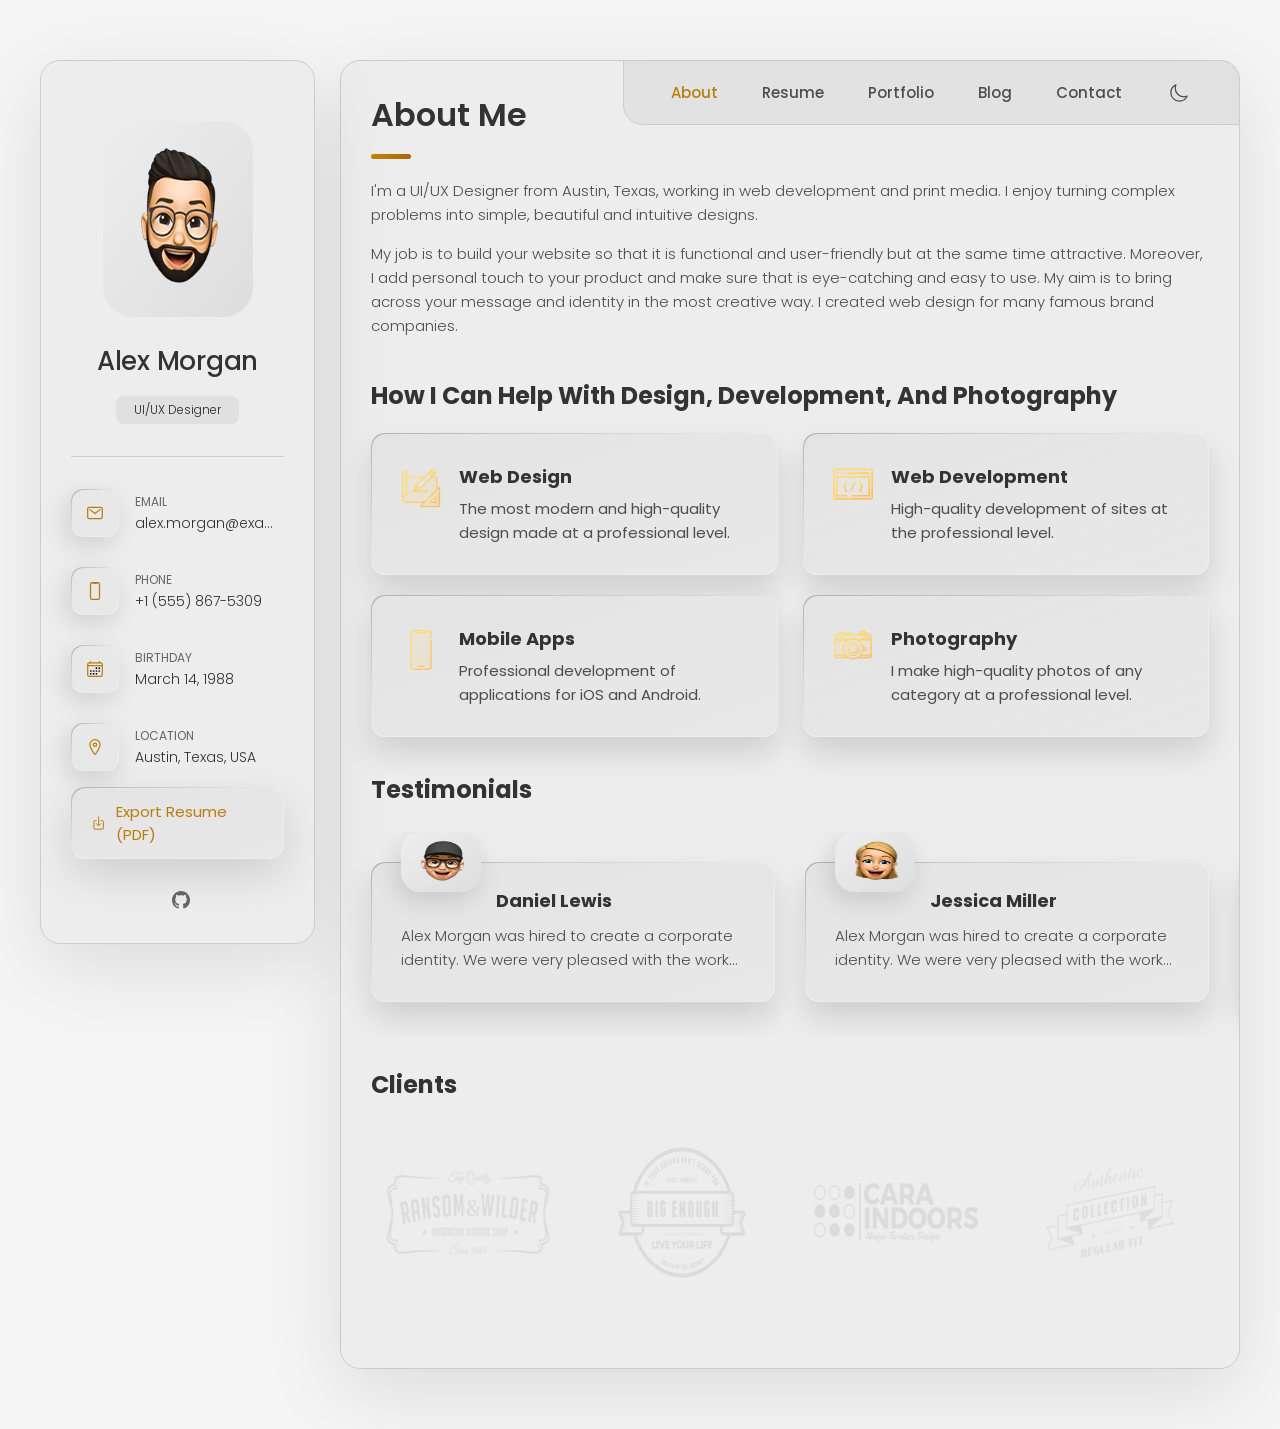
<file: index.html>
<!DOCTYPE html>
<html lang="en">

<head>
  <meta charset="UTF-8">
  <meta http-equiv="X-UA-Compatible" content="IE=edge">
  <meta name="viewport" content="width=device-width, initial-scale=1.0">
  <title>Alex Morgan — UI/UX Designer | Portfolio</title>

  <!-- SEO -->
  <meta name="description" content="Alex Morgan is a UI/UX Designer from Austin, Texas, crafting beautiful, intuitive web experiences and print media.">
  <meta name="author" content="Alex Morgan">
  <link rel="canonical" href="https://specstraai.github.io/vcard-portfolio/">

  <!-- Theme color (dark / light) -->
  <meta name="theme-color" content="#121212" media="(prefers-color-scheme: dark)">
  <meta name="theme-color" content="#f5f5f5" media="(prefers-color-scheme: light)">

  <!-- Open Graph -->
  <meta property="og:type" content="website">
  <meta property="og:url" content="https://specstraai.github.io/vcard-portfolio/">
  <meta property="og:title" content="Alex Morgan — UI/UX Designer | Portfolio">
  <meta property="og:description" content="Alex Morgan is a UI/UX Designer from Austin, Texas, crafting beautiful, intuitive web experiences and print media.">
  <meta property="og:image" content="https://specstraai.github.io/vcard-portfolio/assets/images/my-avatar.png">
  <meta property="og:image:width" content="200">
  <meta property="og:image:height" content="196">

  <!-- Twitter Card -->
  <meta name="twitter:card" content="summary">
  <meta name="twitter:title" content="Alex Morgan — UI/UX Designer | Portfolio">
  <meta name="twitter:description" content="Alex Morgan is a UI/UX Designer from Austin, Texas, crafting beautiful, intuitive web experiences and print media.">
  <meta name="twitter:image" content="https://specstraai.github.io/vcard-portfolio/assets/images/my-avatar.png">

  <!--
    - favicon
  -->
  <link rel="icon" href="./assets/images/logo.svg" type="image/svg+xml">
  <link rel="shortcut icon" href="./assets/images/logo.ico" type="image/x-icon">

  <!--
    - custom css link
  -->
  <link rel="stylesheet" href="./assets/css/style.css">
  <link rel="stylesheet" href="./assets/css/resume-print.css" media="print">

  <!--
    - google font link
  -->
  <link rel="preconnect" href="https://fonts.googleapis.com">
  <link rel="preconnect" href="https://fonts.gstatic.com" crossorigin>
  <link href="https://fonts.googleapis.com/css2?family=Poppins:wght@300;400;500;600&display=swap" rel="stylesheet">

  <script>
    (function () {
      var stored = localStorage.getItem('theme');
      var theme = stored || (window.matchMedia('(prefers-color-scheme: light)').matches ? 'light' : 'dark');
      if (theme === 'light') document.documentElement.dataset.theme = 'light';
    })();
  </script>

  <!-- JSON-LD Person schema -->
  <script type="application/ld+json">
  {
    "@context": "https://schema.org",
    "@type": "Person",
    "name": "Alex Morgan",
    "jobTitle": "UI/UX Designer",
    "email": "alex.morgan@example.com",
    "telephone": "+15558675309",
    "url": "https://specstraai.github.io/vcard-portfolio/",
    "image": "https://specstraai.github.io/vcard-portfolio/assets/images/my-avatar.png",
    "address": {
      "@type": "PostalAddress",
      "addressLocality": "Austin",
      "addressRegion": "TX",
      "addressCountry": "US"
    }
  }
  </script>
</head>

<body>

  <!--
    - #MAIN
  -->

  <main>

    <!--
      - #SIDEBAR
    -->

    <aside class="sidebar" data-sidebar>

      <div class="sidebar-info">

        <figure class="avatar-box">
          <img src="./assets/images/my-avatar.png" alt="Alex Morgan" width="200" height="196">
        </figure>

        <div class="info-content">
          <h1 class="name" title="Alex Morgan">Alex Morgan</h1>

          <p class="title">UI/UX Designer</p>
        </div>

        <button class="info_more-btn" data-sidebar-btn>
          <span>Show Contacts</span>

          <svg class="icon" viewBox="0 0 512 512" aria-hidden="true" focusable="false"><path fill="none" stroke="currentColor" stroke-linecap="round" stroke-linejoin="round" d="M112 184l144 144 144-144"/></svg>
        </button>

      </div>

      <div class="sidebar-info_more">

        <div class="separator"></div>

        <ul class="contacts-list">

          <li class="contact-item">

            <div class="icon-box">
              <svg class="icon" viewBox="0 0 512 512" aria-hidden="true" focusable="false"><rect x="48" y="96" width="416" height="320" rx="40" ry="40" fill="none" stroke="currentColor" stroke-linecap="round" stroke-linejoin="round"/><path fill="none" stroke="currentColor" stroke-linecap="round" stroke-linejoin="round" d="M112 160l144 112 144-112"/></svg>
            </div>

            <div class="contact-info">
              <p class="contact-title">Email</p>

              <a href="mailto:alex.morgan@example.com" class="contact-link">alex.morgan@example.com</a>
            </div>

          </li>

          <li class="contact-item">

            <div class="icon-box">
              <svg class="icon" viewBox="0 0 512 512" aria-hidden="true" focusable="false"><rect x="128" y="16" width="256" height="480" rx="48" ry="48" fill="none" stroke="currentColor" stroke-linecap="round" stroke-linejoin="round"/><path d="M176 16h24a8 8 0 018 8h0a16 16 0 0016 16h64a16 16 0 0016-16h0a8 8 0 018-8h24" fill="none" stroke="currentColor" stroke-linecap="round" stroke-linejoin="round"/></svg>
            </div>

            <div class="contact-info">
              <p class="contact-title">Phone</p>

              <a href="tel:+15558675309" class="contact-link">+1 (555) 867-5309</a>
            </div>

          </li>

          <li class="contact-item">

            <div class="icon-box">
              <svg class="icon" viewBox="0 0 512 512" aria-hidden="true" focusable="false"><rect fill="none" stroke="currentColor" stroke-linejoin="round" x="48" y="80" width="416" height="384" rx="48"/><circle cx="296" cy="232" r="24"/><circle cx="376" cy="232" r="24"/><circle cx="296" cy="312" r="24"/><circle cx="376" cy="312" r="24"/><circle cx="136" cy="312" r="24"/><circle cx="216" cy="312" r="24"/><circle cx="136" cy="392" r="24"/><circle cx="216" cy="392" r="24"/><circle cx="296" cy="392" r="24"/><path fill="none" stroke="currentColor" stroke-linejoin="round" stroke-linecap="round" d="M128 48v32M384 48v32"/><path fill="none" stroke="currentColor" stroke-linejoin="round" d="M464 160H48"/></svg>
            </div>

            <div class="contact-info">
              <p class="contact-title">Birthday</p>

              <time datetime="1988-03-14">March 14, 1988</time>
            </div>

          </li>

          <li class="contact-item">

            <div class="icon-box">
              <svg class="icon" viewBox="0 0 512 512" aria-hidden="true" focusable="false"><path d="M256 48c-79.5 0-144 61.39-144 137 0 87 96 224.87 131.25 272.49a15.77 15.77 0 0025.5 0C304 409.89 400 272.07 400 185c0-75.61-64.5-137-144-137z" fill="none" stroke="currentColor" stroke-linecap="round" stroke-linejoin="round"/><circle cx="256" cy="192" r="48" fill="none" stroke="currentColor" stroke-linecap="round" stroke-linejoin="round"/></svg>
            </div>

            <div class="contact-info">
              <p class="contact-title">Location</p>

              <address>Austin, Texas, USA</address>
            </div>

          </li>

        </ul>

        <button type="button" class="cv-btn" data-resume-export>
          <svg class="icon" viewBox="0 0 512 512" aria-hidden="true" focusable="false"><path d="M336 176h40a40 40 0 0140 40v208a40 40 0 01-40 40H136a40 40 0 01-40-40V216a40 40 0 0140-40h40" fill="none" stroke="currentColor" stroke-linecap="round" stroke-linejoin="round"/><path fill="none" stroke="currentColor" stroke-linecap="round" stroke-linejoin="round" d="M176 272l80 80 80-80M256 48v288"/></svg>
          <span>Export Resume (PDF)</span>
        </button>

        <div class="separator"></div>

        <ul class="social-list">

          <li class="social-item">
            <a href="https://github.com/SpecstraAI" class="social-link"
               aria-label="GitHub" target="_blank" rel="noopener noreferrer">
              <svg class="icon" viewBox="0 0 16 16" aria-hidden="true" focusable="false"><path fill="currentColor" d="M8 0c4.42 0 8 3.58 8 8a8.013 8.013 0 0 1-5.45 7.59c-.4.08-.55-.17-.55-.38 0-.27.01-1.13.01-2.2 0-.75-.25-1.23-.54-1.48 1.78-.2 3.65-.88 3.65-3.95 0-.88-.31-1.59-.82-2.15.08-.2.36-1.02-.08-2.12 0 0-.67-.22-2.2.82-.64-.18-1.32-.27-2-.27-.68 0-1.36.09-2 .27-1.53-1.03-2.2-.82-2.2-.82-.44 1.1-.16 1.92-.08 2.12-.51.56-.82 1.28-.82 2.15 0 3.06 1.86 3.75 3.64 3.95-.23.2-.44.55-.51 1.07-.46.21-1.61.55-2.33-.66-.15-.24-.6-.83-1.23-.82-.67.01-.27.38.01.53.34.19.73.9.82 1.13.16.45.68 1.31 2.69.94 0 .67.01 1.3.01 1.49 0 .21-.15.45-.55.38A7.995 7.995 0 0 1 0 8c0-4.42 3.58-8 8-8Z"/></svg>
            </a>
          </li>

        </ul>

      </div>

    </aside>





    <!--
      - #main-content
    -->

    <div class="main-content">

      <!--
        - #NAVBAR
      -->

      <nav class="navbar">

        <ul class="navbar-list">

          <li class="navbar-item">
            <button class="navbar-link  active" data-nav-link>About</button>
          </li>

          <li class="navbar-item">
            <button class="navbar-link" data-nav-link>Resume</button>
          </li>

          <li class="navbar-item">
            <button class="navbar-link" data-nav-link>Portfolio</button>
          </li>

          <li class="navbar-item">
            <button class="navbar-link" data-nav-link>Blog</button>
          </li>

          <li class="navbar-item">
            <button class="navbar-link" data-nav-link>Contact</button>
          </li>

          <li class="navbar-item">
            <button type="button" class="theme-btn" data-theme-btn aria-label="Switch to light mode">
              <svg class="icon theme-icon theme-icon--sun" viewBox="0 0 512 512" aria-hidden="true" focusable="false"><path fill="none" stroke="currentColor" stroke-linecap="round" stroke-miterlimit="10" d="M256 48v48M256 416v48M403.08 108.92l-33.94 33.94M142.86 369.14l-33.94 33.94M464 256h-48M96 256H48M403.08 403.08l-33.94-33.94M142.86 142.86l-33.94-33.94"/><circle cx="256" cy="256" r="80" fill="none" stroke="currentColor" stroke-linecap="round" stroke-miterlimit="10"/></svg>
              <svg class="icon theme-icon theme-icon--moon" viewBox="0 0 512 512" aria-hidden="true" focusable="false"><path d="M160 136c0-30.62 4.51-61.61 16-88C99.57 81.27 48 159.32 48 248c0 119.29 96.71 216 216 216 88.68 0 166.73-51.57 200-128-26.39 11.49-57.38 16-88 16-119.29 0-216-96.71-216-216z" fill="none" stroke="currentColor" stroke-linecap="round" stroke-linejoin="round"/></svg>
            </button>
          </li>

        </ul>

      </nav>





      <!--
        - #ABOUT
      -->

      <article class="about  active" data-page="about">

        <header>
          <h2 class="h2 article-title">About me</h2>
        </header>

        <section class="about-text">
          <p>
            I'm a UI/UX Designer from Austin, Texas, working in web development and print media.
            I enjoy
            turning complex problems into simple, beautiful and intuitive designs.
          </p>

          <p>
            My job is to build your website so that it is functional and user-friendly but at the same time attractive.
            Moreover, I
            add personal touch to your product and make sure that is eye-catching and easy to use. My aim is to bring
            across your
            message and identity in the most creative way. I created web design for many famous brand companies.
          </p>
        </section>


        <!--
          - service
        -->

        <section class="service">

          <h3 class="h3 service-title">How I can help with design, development, and photography</h3>

          <ul class="service-list">

            <li class="service-item">

              <div class="service-icon-box">
                <img src="./assets/images/icon-design.svg" alt="design icon" width="40" height="40">
              </div>

              <div class="service-content-box">
                <h4 class="h4 service-item-title">Web design</h4>

                <p class="service-item-text">
                  The most modern and high-quality design made at a professional level.
                </p>
              </div>

            </li>

            <li class="service-item">

              <div class="service-icon-box">
                <img src="./assets/images/icon-dev.svg" alt="Web development icon" width="40" height="32">
              </div>

              <div class="service-content-box">
                <h4 class="h4 service-item-title">Web development</h4>

                <p class="service-item-text">
                  High-quality development of sites at the professional level.
                </p>
              </div>

            </li>

            <li class="service-item">

              <div class="service-icon-box">
                <img src="./assets/images/icon-app.svg" alt="mobile app icon" width="40" height="40">
              </div>

              <div class="service-content-box">
                <h4 class="h4 service-item-title">Mobile apps</h4>

                <p class="service-item-text">
                  Professional development of applications for iOS and Android.
                </p>
              </div>

            </li>

            <li class="service-item">

              <div class="service-icon-box">
                <img src="./assets/images/icon-photo.svg" alt="camera icon" width="40" height="30">
              </div>

              <div class="service-content-box">
                <h4 class="h4 service-item-title">Photography</h4>

                <p class="service-item-text">
                  I make high-quality photos of any category at a professional level.
                </p>
              </div>

            </li>

          </ul>

        </section>


        <!--
          - testimonials
        -->

        <section class="testimonials">

          <h3 class="h3 testimonials-title">Testimonials</h3>

          <ul class="testimonials-list has-scrollbar">

            <li class="testimonials-item">
              <button type="button" class="content-card" data-testimonials-item>

                <figure class="testimonials-avatar-box">
                  <img src="./assets/images/avatar-1.png" alt="Daniel lewis" width="60" height="60" data-testimonials-avatar>
                </figure>

                <h4 class="h4 testimonials-item-title" data-testimonials-title>Daniel lewis</h4>

                <div class="testimonials-text" data-testimonials-text>
                  <p>
                    Alex Morgan was hired to create a corporate identity. We were very pleased with the work done. She has a
                    lot of experience
                    and is very concerned about the needs of client. Lorem ipsum dolor sit amet, ullamcous cididt
                    consectetur adipiscing
                    elit, seds do et eiusmod tempor incididunt ut laborels dolore magnarels alia.
                  </p>
                </div>

              </button>
            </li>

            <li class="testimonials-item">
              <button type="button" class="content-card" data-testimonials-item>

                <figure class="testimonials-avatar-box">
                  <img src="./assets/images/avatar-2.png" alt="Jessica miller" width="60" height="60" data-testimonials-avatar>
                </figure>

                <h4 class="h4 testimonials-item-title" data-testimonials-title>Jessica miller</h4>

                <div class="testimonials-text" data-testimonials-text>
                  <p>
                    Alex Morgan was hired to create a corporate identity. We were very pleased with the work done. She has a
                    lot of experience
                    and is very concerned about the needs of client. Lorem ipsum dolor sit amet, ullamcous cididt
                    consectetur adipiscing
                    elit, seds do et eiusmod tempor incididunt ut laborels dolore magnarels alia.
                  </p>
                </div>

              </button>
            </li>

            <li class="testimonials-item">
              <button type="button" class="content-card" data-testimonials-item>

                <figure class="testimonials-avatar-box">
                  <img src="./assets/images/avatar-3.png" alt="Emily evans" width="60" height="60" data-testimonials-avatar>
                </figure>

                <h4 class="h4 testimonials-item-title" data-testimonials-title>Emily evans</h4>

                <div class="testimonials-text" data-testimonials-text>
                  <p>
                    Alex Morgan was hired to create a corporate identity. We were very pleased with the work done. She has a
                    lot of experience
                    and is very concerned about the needs of client. Lorem ipsum dolor sit amet, ullamcous cididt
                    consectetur adipiscing
                    elit, seds do et eiusmod tempor incididunt ut laborels dolore magnarels alia.
                  </p>
                </div>

              </button>
            </li>

            <li class="testimonials-item">
              <button type="button" class="content-card" data-testimonials-item>

                <figure class="testimonials-avatar-box">
                  <img src="./assets/images/avatar-4.png" alt="Henry william" width="60" height="60" data-testimonials-avatar>
                </figure>

                <h4 class="h4 testimonials-item-title" data-testimonials-title>Henry william</h4>

                <div class="testimonials-text" data-testimonials-text>
                  <p>
                    Alex Morgan was hired to create a corporate identity. We were very pleased with the work done. She has a
                    lot of experience
                    and is very concerned about the needs of client. Lorem ipsum dolor sit amet, ullamcous cididt
                    consectetur adipiscing
                    elit, seds do et eiusmod tempor incididunt ut laborels dolore magnarels alia.
                  </p>
                </div>

              </button>
            </li>

          </ul>

        </section>


        <!--
          - testimonials modal
        -->

        <div class="modal-container" data-modal-container role="dialog" aria-modal="true" aria-labelledby="modal-label">

          <div class="overlay" data-overlay></div>

          <section class="testimonials-modal">

            <button class="modal-close-btn" data-modal-close-btn aria-label="Close modal">
              <svg class="icon" viewBox="0 0 512 512" aria-hidden="true" focusable="false"><path fill="none" stroke="currentColor" stroke-linecap="round" stroke-linejoin="round" d="M368 368L144 144M368 144L144 368"/></svg>
            </button>

            <div class="modal-img-wrapper">
              <figure class="modal-avatar-box">
                <img src="./assets/images/avatar-1.png" alt="Daniel lewis" width="80" height="80" data-modal-img>
              </figure>

              <img src="./assets/images/icon-quote.svg" alt="quote icon" width="34" height="23">
            </div>

            <div class="modal-content">

              <h4 class="h3 modal-title" id="modal-label" data-modal-title>Daniel lewis</h4>

              <time datetime="2021-06-14">14 June, 2021</time>

              <div data-modal-text>
                <p>
                  Alex Morgan was hired to create a corporate identity. We were very pleased with the work done. She has a
                  lot of experience
                  and is very concerned about the needs of client. Lorem ipsum dolor sit amet, ullamcous cididt
                  consectetur adipiscing
                  elit, seds do et eiusmod tempor incididunt ut laborels dolore magnarels alia.
                </p>
              </div>

            </div>

          </section>

        </div>


        <!--
          - clients
        -->

        <section class="clients">

          <h3 class="h3 clients-title">Clients</h3>

          <ul class="clients-list has-scrollbar">

            <li class="clients-item">
              <img src="./assets/images/logo-1-color.png" alt="" aria-hidden="true" width="209" height="131">
            </li>

            <li class="clients-item">
              <img src="./assets/images/logo-2-color.png" alt="" aria-hidden="true" width="209" height="131">
            </li>

            <li class="clients-item">
              <img src="./assets/images/logo-3-color.png" alt="" aria-hidden="true" width="209" height="131">
            </li>

            <li class="clients-item">
              <img src="./assets/images/logo-4-color.png" alt="" aria-hidden="true" width="209" height="131">
            </li>

            <li class="clients-item">
              <img src="./assets/images/logo-5-color.png" alt="" aria-hidden="true" width="209" height="131">
            </li>

            <li class="clients-item">
              <img src="./assets/images/logo-6-color.png" alt="" aria-hidden="true" width="209" height="131">
            </li>

          </ul>

        </section>

      </article>





      <!--
        - #RESUME
      -->

      <article class="resume" data-page="resume">

        <header>
          <h2 class="h2 article-title">Resume</h2>
          <button type="button" class="cv-btn" data-resume-export>Export Resume (PDF)</button>
          <p class="resume-export-hint">Choose “Save as PDF” in the print dialog to download your resume.</p>
        </header>

        <section class="timeline">

          <div class="title-wrapper">
            <div class="icon-box">
              <svg class="icon" viewBox="0 0 512 512" aria-hidden="true" focusable="false"><path d="M256 160c16-63.16 76.43-95.41 208-96a15.94 15.94 0 0116 16v288a16 16 0 01-16 16c-128 0-177.45 25.81-208 64-30.37-38-80-64-208-64-9.88 0-16-8.05-16-17.93V80a15.94 15.94 0 0116-16c131.57.59 192 32.84 208 96zM256 160v288" fill="none" stroke="currentColor" stroke-linecap="round" stroke-linejoin="round"/></svg>
            </div>

            <h3 class="h3">Education</h3>
          </div>

          <ol class="timeline-list">

            <li class="timeline-item">

              <h4 class="h4 timeline-item-title">University school of the arts</h4>

              <span>2007 — 2008</span>

              <p class="timeline-text">
                Nemo enims ipsam voluptatem, blanditiis praesentium voluptum delenit atque corrupti, quos dolores et
                quas molestias
                exceptur.
              </p>

            </li>

            <li class="timeline-item">

              <h4 class="h4 timeline-item-title">New york academy of art</h4>

              <span>2006 — 2007</span>

              <p class="timeline-text">
                Ratione voluptatem sequi nesciunt, facere quisquams facere menda ossimus, omnis voluptas assumenda est
                omnis..
              </p>

            </li>

            <li class="timeline-item">

              <h4 class="h4 timeline-item-title">High school of art and design</h4>

              <span>2002 — 2004</span>

              <p class="timeline-text">
                Duis aute irure dolor in reprehenderit in voluptate, quila voluptas mag odit aut fugit, sed consequuntur
                magni dolores
                eos.
              </p>

            </li>

          </ol>

        </section>

        <section class="timeline">

          <div class="title-wrapper">
            <div class="icon-box">
              <svg class="icon" viewBox="0 0 512 512" aria-hidden="true" focusable="false"><path d="M256 160c16-63.16 76.43-95.41 208-96a15.94 15.94 0 0116 16v288a16 16 0 01-16 16c-128 0-177.45 25.81-208 64-30.37-38-80-64-208-64-9.88 0-16-8.05-16-17.93V80a15.94 15.94 0 0116-16c131.57.59 192 32.84 208 96zM256 160v288" fill="none" stroke="currentColor" stroke-linecap="round" stroke-linejoin="round"/></svg>
            </div>

            <h3 class="h3">Experience</h3>
          </div>

          <ol class="timeline-list">

            <li class="timeline-item">

              <h4 class="h4 timeline-item-title">Creative director</h4>

              <span>2015 — Present</span>

              <p class="timeline-text">
                Nemo enim ipsam voluptatem blanditiis praesentium voluptum delenit atque corrupti, quos dolores et qvuas
                molestias
                exceptur.
              </p>

            </li>

            <li class="timeline-item">

              <h4 class="h4 timeline-item-title">Art director</h4>

              <span>2013 — 2015</span>

              <p class="timeline-text">
                Nemo enims ipsam voluptatem, blanditiis praesentium voluptum delenit atque corrupti, quos dolores et
                quas molestias
                exceptur.
              </p>

            </li>

            <li class="timeline-item">

              <h4 class="h4 timeline-item-title">Web designer</h4>

              <span>2010 — 2013</span>

              <p class="timeline-text">
                Nemo enims ipsam voluptatem, blanditiis praesentium voluptum delenit atque corrupti, quos dolores et
                quas molestias
                exceptur.
              </p>

            </li>

          </ol>

        </section>

        <section class="skill">

          <h3 class="h3 skills-title">My skills</h3>

          <ul class="skills-list content-card">

            <li class="skills-item">

              <div class="title-wrapper">
                <h5 class="h5">Web design</h5>
                <data value="80">80%</data>
              </div>

              <div class="skill-progress-bg">
                <div class="skill-progress-fill" style="width: 80%;"></div>
              </div>

            </li>

            <li class="skills-item">

              <div class="title-wrapper">
                <h5 class="h5">Graphic design</h5>
                <data value="70">70%</data>
              </div>

              <div class="skill-progress-bg">
                <div class="skill-progress-fill" style="width: 70%;"></div>
              </div>

            </li>

            <li class="skills-item">

              <div class="title-wrapper">
                <h5 class="h5">Branding</h5>
                <data value="90">90%</data>
              </div>

              <div class="skill-progress-bg">
                <div class="skill-progress-fill" style="width: 90%;"></div>
              </div>

            </li>

            <li class="skills-item">

              <div class="title-wrapper">
                <h5 class="h5">WordPress</h5>
                <data value="50">50%</data>
              </div>

              <div class="skill-progress-bg">
                <div class="skill-progress-fill" style="width: 50%;"></div>
              </div>

            </li>

          </ul>

        </section>

      </article>





      <!--
        - #PORTFOLIO
      -->

      <article class="portfolio" data-page="portfolio">

        <header>
          <h2 class="h2 article-title">Portfolio</h2>
        </header>

        <section class="projects">

          <ul class="filter-list">

            <li class="filter-item">
              <button class="active" data-filter-btn>All</button>
            </li>

            <li class="filter-item">
              <button data-filter-btn>Web design</button>
            </li>

            <li class="filter-item">
              <button data-filter-btn>Applications</button>
            </li>

            <li class="filter-item">
              <button data-filter-btn>Web development</button>
            </li>

          </ul>

          <div class="filter-select-box">

            <button class="filter-select" data-select>

              <div class="select-value" data-selecct-value>Select category</div>

              <div class="select-icon">
                <svg class="icon" viewBox="0 0 512 512" aria-hidden="true" focusable="false"><path fill="none" stroke="currentColor" stroke-linecap="round" stroke-linejoin="round" d="M112 184l144 144 144-144"/></svg>
              </div>

            </button>

            <ul class="select-list">

              <li class="select-item">
                <button data-select-item>All</button>
              </li>

              <li class="select-item">
                <button data-select-item>Web design</button>
              </li>

              <li class="select-item">
                <button data-select-item>Applications</button>
              </li>

              <li class="select-item">
                <button data-select-item>Web development</button>
              </li>

            </ul>

          </div>

          <ul class="project-list">

            <li class="project-item  active" data-filter-item data-category="web development">
              <a href="./assets/images/project-1.jpg" target="_blank" rel="noopener noreferrer">

                <figure class="project-img">
                  <div class="project-item-icon-box">
                    <svg class="icon" viewBox="0 0 512 512" aria-hidden="true" focusable="false"><path d="M255.66 112c-77.94 0-157.89 45.11-220.83 135.33a16 16 0 00-.27 17.77C82.92 340.8 161.8 400 255.66 400c92.84 0 173.34-59.38 221.79-135.25a16.14 16.14 0 000-17.47C428.89 172.28 347.8 112 255.66 112z" fill="none" stroke="currentColor" stroke-linecap="round" stroke-linejoin="round"/><circle cx="256" cy="256" r="80" fill="none" stroke="currentColor" stroke-miterlimit="10"/></svg>
                  </div>

                  <picture>
                    <source srcset="./assets/images/project-1.webp" type="image/webp">
                    <img src="./assets/images/project-1.jpg" alt="Finance" width="600" height="451" loading="lazy">
                  </picture>
                </figure>

                <h3 class="project-title">Finance</h3>

                <p class="project-category">Web development</p>

              </a>
            </li>

            <li class="project-item  active" data-filter-item data-category="web development">
              <a href="./assets/images/project-2.png" target="_blank" rel="noopener noreferrer">

                <figure class="project-img">
                  <div class="project-item-icon-box">
                    <svg class="icon" viewBox="0 0 512 512" aria-hidden="true" focusable="false"><path d="M255.66 112c-77.94 0-157.89 45.11-220.83 135.33a16 16 0 00-.27 17.77C82.92 340.8 161.8 400 255.66 400c92.84 0 173.34-59.38 221.79-135.25a16.14 16.14 0 000-17.47C428.89 172.28 347.8 112 255.66 112z" fill="none" stroke="currentColor" stroke-linecap="round" stroke-linejoin="round"/><circle cx="256" cy="256" r="80" fill="none" stroke="currentColor" stroke-miterlimit="10"/></svg>
                  </div>

                  <picture>
                    <source srcset="./assets/images/project-2.webp" type="image/webp">
                    <img src="./assets/images/project-2.png" alt="Orizon" width="600" height="450" loading="lazy">
                  </picture>
                </figure>

                <h3 class="project-title">Orizon</h3>

                <p class="project-category">Web development</p>

              </a>
            </li>

            <li class="project-item  active" data-filter-item data-category="web design">
              <a href="./assets/images/project-3.jpg" target="_blank" rel="noopener noreferrer">

                <figure class="project-img">
                  <div class="project-item-icon-box">
                    <svg class="icon" viewBox="0 0 512 512" aria-hidden="true" focusable="false"><path d="M255.66 112c-77.94 0-157.89 45.11-220.83 135.33a16 16 0 00-.27 17.77C82.92 340.8 161.8 400 255.66 400c92.84 0 173.34-59.38 221.79-135.25a16.14 16.14 0 000-17.47C428.89 172.28 347.8 112 255.66 112z" fill="none" stroke="currentColor" stroke-linecap="round" stroke-linejoin="round"/><circle cx="256" cy="256" r="80" fill="none" stroke="currentColor" stroke-miterlimit="10"/></svg>
                  </div>

                  <picture>
                    <source srcset="./assets/images/project-3.webp" type="image/webp">
                    <img src="./assets/images/project-3.jpg" alt="Fundo" width="600" height="451" loading="lazy">
                  </picture>
                </figure>

                <h3 class="project-title">Fundo</h3>

                <p class="project-category">Web design</p>

              </a>
            </li>

            <li class="project-item  active" data-filter-item data-category="applications">
              <a href="./assets/images/project-4.png" target="_blank" rel="noopener noreferrer">

                <figure class="project-img">
                  <div class="project-item-icon-box">
                    <svg class="icon" viewBox="0 0 512 512" aria-hidden="true" focusable="false"><path d="M255.66 112c-77.94 0-157.89 45.11-220.83 135.33a16 16 0 00-.27 17.77C82.92 340.8 161.8 400 255.66 400c92.84 0 173.34-59.38 221.79-135.25a16.14 16.14 0 000-17.47C428.89 172.28 347.8 112 255.66 112z" fill="none" stroke="currentColor" stroke-linecap="round" stroke-linejoin="round"/><circle cx="256" cy="256" r="80" fill="none" stroke="currentColor" stroke-miterlimit="10"/></svg>
                  </div>

                  <picture>
                    <source srcset="./assets/images/project-4.webp" type="image/webp">
                    <img src="./assets/images/project-4.png" alt="Brawlhalla" width="600" height="450" loading="lazy">
                  </picture>
                </figure>

                <h3 class="project-title">Brawlhalla</h3>

                <p class="project-category">Applications</p>

              </a>
            </li>

            <li class="project-item  active" data-filter-item data-category="web design">
              <a href="./assets/images/project-5.png" target="_blank" rel="noopener noreferrer">

                <figure class="project-img">
                  <div class="project-item-icon-box">
                    <svg class="icon" viewBox="0 0 512 512" aria-hidden="true" focusable="false"><path d="M255.66 112c-77.94 0-157.89 45.11-220.83 135.33a16 16 0 00-.27 17.77C82.92 340.8 161.8 400 255.66 400c92.84 0 173.34-59.38 221.79-135.25a16.14 16.14 0 000-17.47C428.89 172.28 347.8 112 255.66 112z" fill="none" stroke="currentColor" stroke-linecap="round" stroke-linejoin="round"/><circle cx="256" cy="256" r="80" fill="none" stroke="currentColor" stroke-miterlimit="10"/></svg>
                  </div>

                  <picture>
                    <source srcset="./assets/images/project-5.webp" type="image/webp">
                    <img src="./assets/images/project-5.png" alt="DSM." width="600" height="450" loading="lazy">
                  </picture>
                </figure>

                <h3 class="project-title">DSM.</h3>

                <p class="project-category">Web design</p>

              </a>
            </li>

            <li class="project-item  active" data-filter-item data-category="web design">
              <a href="./assets/images/project-6.png" target="_blank" rel="noopener noreferrer">

                <figure class="project-img">
                  <div class="project-item-icon-box">
                    <svg class="icon" viewBox="0 0 512 512" aria-hidden="true" focusable="false"><path d="M255.66 112c-77.94 0-157.89 45.11-220.83 135.33a16 16 0 00-.27 17.77C82.92 340.8 161.8 400 255.66 400c92.84 0 173.34-59.38 221.79-135.25a16.14 16.14 0 000-17.47C428.89 172.28 347.8 112 255.66 112z" fill="none" stroke="currentColor" stroke-linecap="round" stroke-linejoin="round"/><circle cx="256" cy="256" r="80" fill="none" stroke="currentColor" stroke-miterlimit="10"/></svg>
                  </div>

                  <picture>
                    <source srcset="./assets/images/project-6.webp" type="image/webp">
                    <img src="./assets/images/project-6.png" alt="MetaSpark" width="600" height="450" loading="lazy">
                  </picture>
                </figure>

                <h3 class="project-title">MetaSpark</h3>

                <p class="project-category">Web design</p>

              </a>
            </li>

            <li class="project-item  active" data-filter-item data-category="web development">
              <a href="./assets/images/project-7.png" target="_blank" rel="noopener noreferrer">

                <figure class="project-img">
                  <div class="project-item-icon-box">
                    <svg class="icon" viewBox="0 0 512 512" aria-hidden="true" focusable="false"><path d="M255.66 112c-77.94 0-157.89 45.11-220.83 135.33a16 16 0 00-.27 17.77C82.92 340.8 161.8 400 255.66 400c92.84 0 173.34-59.38 221.79-135.25a16.14 16.14 0 000-17.47C428.89 172.28 347.8 112 255.66 112z" fill="none" stroke="currentColor" stroke-linecap="round" stroke-linejoin="round"/><circle cx="256" cy="256" r="80" fill="none" stroke="currentColor" stroke-miterlimit="10"/></svg>
                  </div>

                  <picture>
                    <source srcset="./assets/images/project-7.webp" type="image/webp">
                    <img src="./assets/images/project-7.png" alt="Summary" width="600" height="450" loading="lazy">
                  </picture>
                </figure>

                <h3 class="project-title">Summary</h3>

                <p class="project-category">Web development</p>

              </a>
            </li>

            <li class="project-item  active" data-filter-item data-category="applications">
              <a href="./assets/images/project-8.jpg" target="_blank" rel="noopener noreferrer">

                <figure class="project-img">
                  <div class="project-item-icon-box">
                    <svg class="icon" viewBox="0 0 512 512" aria-hidden="true" focusable="false"><path d="M255.66 112c-77.94 0-157.89 45.11-220.83 135.33a16 16 0 00-.27 17.77C82.92 340.8 161.8 400 255.66 400c92.84 0 173.34-59.38 221.79-135.25a16.14 16.14 0 000-17.47C428.89 172.28 347.8 112 255.66 112z" fill="none" stroke="currentColor" stroke-linecap="round" stroke-linejoin="round"/><circle cx="256" cy="256" r="80" fill="none" stroke="currentColor" stroke-miterlimit="10"/></svg>
                  </div>

                  <picture>
                    <source srcset="./assets/images/project-8.webp" type="image/webp">
                    <img src="./assets/images/project-8.jpg" alt="Task Manager" width="600" height="451" loading="lazy">
                  </picture>
                </figure>

                <h3 class="project-title">Task Manager</h3>

                <p class="project-category">Applications</p>

              </a>
            </li>

            <li class="project-item  active" data-filter-item data-category="web development">
              <a href="./assets/images/project-9.png" target="_blank" rel="noopener noreferrer">

                <figure class="project-img">
                  <div class="project-item-icon-box">
                    <svg class="icon" viewBox="0 0 512 512" aria-hidden="true" focusable="false"><path d="M255.66 112c-77.94 0-157.89 45.11-220.83 135.33a16 16 0 00-.27 17.77C82.92 340.8 161.8 400 255.66 400c92.84 0 173.34-59.38 221.79-135.25a16.14 16.14 0 000-17.47C428.89 172.28 347.8 112 255.66 112z" fill="none" stroke="currentColor" stroke-linecap="round" stroke-linejoin="round"/><circle cx="256" cy="256" r="80" fill="none" stroke="currentColor" stroke-miterlimit="10"/></svg>
                  </div>

                  <picture>
                    <source srcset="./assets/images/project-9.webp" type="image/webp">
                    <img src="./assets/images/project-9.png" alt="Arrival" width="600" height="450" loading="lazy">
                  </picture>
                </figure>

                <h3 class="project-title">Arrival</h3>

                <p class="project-category">Web development</p>

              </a>
            </li>

          </ul>

        </section>

      </article>





      <!--
        - #BLOG
      -->

      <article class="blog" data-page="blog">

        <header>
          <h2 class="h2 article-title">Blog</h2>
        </header>

        <section class="blog-posts">

          <ul class="blog-posts-list">

            <li class="blog-post-item">
              <div class="blog-card">

                <figure class="blog-banner-box">
                  <picture>
                  <source srcset="./assets/images/blog-1.webp" type="image/webp">
                  <img src="./assets/images/blog-1.jpg" alt="Design conferences in 2022" width="601" height="401" loading="lazy">
                </picture>
                </figure>

                <div class="blog-content">

                  <div class="blog-meta">
                    <p class="blog-category">Design</p>

                    <span class="dot"></span>

                    <time datetime="2022-02-23">Fab 23, 2022</time>
                  </div>

                  <h3 class="h3 blog-item-title">Design conferences in 2022</h3>

                  <p class="blog-text">
                    Veritatis et quasi architecto beatae vitae dicta sunt, explicabo.
                  </p>

                </div>

              </div>
            </li>

            <li class="blog-post-item">
              <div class="blog-card">

                <figure class="blog-banner-box">
                  <picture>
                  <source srcset="./assets/images/blog-2.webp" type="image/webp">
                  <img src="./assets/images/blog-2.jpg" alt="Best fonts every designer" width="601" height="401" loading="lazy">
                </picture>
                </figure>

                <div class="blog-content">

                  <div class="blog-meta">
                    <p class="blog-category">Design</p>

                    <span class="dot"></span>

                    <time datetime="2022-02-23">Fab 23, 2022</time>
                  </div>

                  <h3 class="h3 blog-item-title">Best fonts every designer</h3>

                  <p class="blog-text">
                    Sed ut perspiciatis, nam libero tempore, cum soluta nobis est eligendi.
                  </p>

                </div>

              </div>
            </li>

            <li class="blog-post-item">
              <div class="blog-card">

                <figure class="blog-banner-box">
                  <picture>
                  <source srcset="./assets/images/blog-3.webp" type="image/webp">
                  <img src="./assets/images/blog-3.jpg" alt="Design digest #80" width="601" height="401" loading="lazy">
                </picture>
                </figure>

                <div class="blog-content">

                  <div class="blog-meta">
                    <p class="blog-category">Design</p>

                    <span class="dot"></span>

                    <time datetime="2022-02-23">Fab 23, 2022</time>
                  </div>

                  <h3 class="h3 blog-item-title">Design digest #80</h3>

                  <p class="blog-text">
                    Excepteur sint occaecat cupidatat no proident, quis nostrum exercitationem ullam corporis suscipit.
                  </p>

                </div>

              </div>
            </li>

            <li class="blog-post-item">
              <div class="blog-card">

                <figure class="blog-banner-box">
                  <picture>
                  <source srcset="./assets/images/blog-4.webp" type="image/webp">
                  <img src="./assets/images/blog-4.jpg" alt="UI interactions of the week" width="601" height="401" loading="lazy">
                </picture>
                </figure>

                <div class="blog-content">

                  <div class="blog-meta">
                    <p class="blog-category">Design</p>

                    <span class="dot"></span>

                    <time datetime="2022-02-23">Fab 23, 2022</time>
                  </div>

                  <h3 class="h3 blog-item-title">UI interactions of the week</h3>

                  <p class="blog-text">
                    Enim ad minim veniam, consectetur adipiscing elit, quis nostrud exercitation ullamco laboris nisi.
                  </p>

                </div>

              </div>
            </li>

            <li class="blog-post-item">
              <div class="blog-card">

                <figure class="blog-banner-box">
                  <picture>
                  <source srcset="./assets/images/blog-5.webp" type="image/webp">
                  <img src="./assets/images/blog-5.jpg" alt="The forgotten art of spacing" width="600" height="391" loading="lazy">
                </picture>
                </figure>

                <div class="blog-content">

                  <div class="blog-meta">
                    <p class="blog-category">Design</p>

                    <span class="dot"></span>

                    <time datetime="2022-02-23">Fab 23, 2022</time>
                  </div>

                  <h3 class="h3 blog-item-title">The forgotten art of spacing</h3>

                  <p class="blog-text">
                    Maxime placeat, sed do eiusmod tempor incididunt ut labore et dolore magna aliqua.
                  </p>

                </div>

              </div>
            </li>

            <li class="blog-post-item">
              <div class="blog-card">

                <figure class="blog-banner-box">
                  <picture>
                  <source srcset="./assets/images/blog-6.webp" type="image/webp">
                  <img src="./assets/images/blog-6.jpg" alt="Design digest #79" width="600" height="394" loading="lazy">
                </picture>
                </figure>

                <div class="blog-content">

                  <div class="blog-meta">
                    <p class="blog-category">Design</p>

                    <span class="dot"></span>

                    <time datetime="2022-02-23">Fab 23, 2022</time>
                  </div>

                  <h3 class="h3 blog-item-title">Design digest #79</h3>

                  <p class="blog-text">
                    Optio cumque nihil impedit uo minus quod maxime placeat, velit esse cillum.
                  </p>

                </div>

              </div>
            </li>

          </ul>

        </section>

      </article>





      <!--
        - #CONTACT
      -->

      <article class="contact" data-page="contact">

        <header>
          <h2 class="h2 article-title">Contact</h2>
        </header>

        <section class="mapbox" data-mapbox>
          <figure>
            <iframe
              src="https://www.google.com/maps?q=Austin%2C%20Texas%2C%20USA&output=embed"
              width="400" height="300" loading="lazy"></iframe>
          </figure>
        </section>

        <section class="contact-form">

          <h3 class="h3 form-title">Contact Form</h3>

          <form action="https://api.web3forms.com/submit" class="form" data-form>

            <!-- Replace YOUR_ACCESS_KEY with your Web3Forms access key from https://web3forms.com -->
            <input type="hidden" name="access_key" value="YOUR_ACCESS_KEY">

            <!-- Honeypot spam trap: Web3Forms rejects submissions where "botcheck" is filled. Hidden off-screen (not display:none) and kept out of tab order / assistive tech, so only bots fill it. -->
            <div class="honeypot" aria-hidden="true">
              <input type="text" name="botcheck" tabindex="-1" autocomplete="off" data-honeypot>
            </div>

            <div class="input-wrapper">
              <input type="text" name="fullname" class="form-input" placeholder="Full name" required data-form-input>

              <input type="email" name="email" class="form-input" placeholder="Email address" required data-form-input>
            </div>

            <textarea name="message" class="form-input" placeholder="Your Message" required data-form-input></textarea>

            <button class="form-btn" type="submit" disabled data-form-btn>
              <svg class="icon" viewBox="0 0 512 512" aria-hidden="true" focusable="false"><path d="M473 39.05a24 24 0 00-25.5-5.46L47.47 185h-.08a24 24 0 001 45.16l.41.13 137.3 58.63a16 16 0 0015.54-3.59L422 80a7.07 7.07 0 0110 10L226.66 310.26a16 16 0 00-3.59 15.54l58.65 137.38c.06.2.12.38.19.57 3.2 9.27 11.3 15.81 21.09 16.25h1a24.63 24.63 0 0023-15.46L478.39 64.62A24 24 0 00473 39.05z" fill="currentColor"/></svg>
              <span>Send Message</span>
            </button>

          </form>

          <p class="form-status" data-form-status></p>

        </section>

      </article>

    </div>

  </main>






  <!--
    - custom js link
  -->
  <script src="./assets/js/script.js"></script>
  <script src="./assets/js/resume-export.js"></script>



</body>

</html>
</file>
<file: assets/css/style.css>
/*-----------------------------------*\
  #style.css
\*-----------------------------------*/


/**
 * copyright 2022 @codewithsadee
 */





/*-----------------------------------*\
  #CUSTOM PROPERTY
\*-----------------------------------*/

:root {

  /**
   * colors
   */

  /* gradient */

  --bg-gradient-onyx: linear-gradient(
    to bottom right, 
    hsl(240, 1%, 25%) 3%, 
    hsl(0, 0%, 19%) 97%
  );
  --bg-gradient-jet: linear-gradient(
    to bottom right, 
    hsla(240, 1%, 18%, 0.251) 0%, 
    hsla(240, 2%, 11%, 0) 100%
  ), hsl(240, 2%, 13%);
  --bg-gradient-yellow-1: linear-gradient(
    to bottom right, 
    hsl(45, 100%, 71%) 0%, 
    hsla(36, 100%, 69%, 0) 50%
  );
  --bg-gradient-yellow-2: linear-gradient(
    135deg, 
    hsla(45, 100%, 71%, 0.251) 0%, 
    hsla(35, 100%, 68%, 0) 59.86%
  ), hsl(240, 2%, 13%);
  --border-gradient-onyx: linear-gradient(
    to bottom right, 
    hsl(0, 0%, 25%) 0%, 
    hsla(0, 0%, 25%, 0) 50%
  );
  --text-gradient-yellow: linear-gradient(
    to right, 
    hsl(45, 100%, 72%), 
    hsl(35, 100%, 68%)
  );

  /* solid */

  --jet: hsl(0, 0%, 22%);
  --onyx: hsl(240, 1%, 17%);
  --eerie-black-1: hsl(240, 2%, 13%);
  --eerie-black-2: hsl(240, 2%, 12%);
  /* dropdown hover surface — promoted so light mode can override */
  --select-hover-bg: hsl(240, 2%, 20%);
  --smoky-black: hsl(0, 0%, 7%);
  --white-1: hsl(0, 0%, 100%);
  --white-2: hsl(0, 0%, 98%);
  --orange-yellow-crayola: hsl(45, 100%, 72%);
  --vegas-gold: hsl(45, 54%, 58%);
  --light-gray: hsl(0, 0%, 84%);
  --light-gray-70: hsla(0, 0%, 84%, 0.7);
  --bittersweet-shimmer: hsl(0, 43%, 51%);

  /**
   * typography
   */

  /* font-family */
  --ff-poppins: 'Poppins', sans-serif;

  /* font-size */
  --fs-1: 24px;
  --fs-2: 18px;
  --fs-3: 17px;
  --fs-4: 16px;
  --fs-5: 15px;
  --fs-6: 14px;
  --fs-7: 13px;
  --fs-8: 11px;

  /* font-weight */
  --fw-300: 300;
  --fw-400: 400;
  --fw-500: 500;
  --fw-600: 600;

  /**
   * shadow
   */
  
  --shadow-1: -4px 8px 24px hsla(0, 0%, 0%, 0.25);
  --shadow-2: 0 16px 30px hsla(0, 0%, 0%, 0.25);
  --shadow-3: 0 16px 40px hsla(0, 0%, 0%, 0.25);
  --shadow-4: 0 25px 50px hsla(0, 0%, 0%, 0.15);
  --shadow-5: 0 24px 80px hsla(0, 0%, 0%, 0.25);

  /**
   * transition
   */

  --transition-1: 0.25s ease;
  --transition-2: 0.5s ease-in-out;

}

[data-theme="light"] {

  /* gradient */

  --bg-gradient-onyx: linear-gradient(
    to bottom right,
    hsl(0, 0%, 93%) 3%,
    hsl(0, 0%, 87%) 97%
  );
  --bg-gradient-jet: linear-gradient(
    to bottom right,
    hsla(0, 0%, 88%, 0.5) 0%,
    hsla(0, 0%, 82%, 0) 100%
  ), hsl(0, 0%, 91%);
  --bg-gradient-yellow-1: linear-gradient(
    to bottom right,
    hsl(40, 90%, 50%) 0%,
    hsla(36, 90%, 48%, 0) 50%
  );
  --bg-gradient-yellow-2: linear-gradient(
    135deg,
    hsla(40, 90%, 50%, 0.25) 0%,
    hsla(35, 90%, 48%, 0) 59.86%
  ), hsl(0, 0%, 91%);
  --border-gradient-onyx: linear-gradient(
    to bottom right,
    hsl(0, 0%, 70%) 0%,
    hsla(0, 0%, 70%, 0) 50%
  );
  --text-gradient-yellow: linear-gradient(
    to right,
    hsl(40, 90%, 40%),
    hsl(35, 90%, 35%)
  );

  /* solid */

  --jet: hsl(0, 0%, 80%);
  --onyx: hsl(0, 0%, 88%);
  --eerie-black-1: hsl(0, 0%, 91%);
  --eerie-black-2: hsl(0, 0%, 93%);
  --select-hover-bg: hsl(0, 0%, 83%);
  --smoky-black: hsl(0, 0%, 96%);
  --white-1: hsl(0, 0%, 15%);
  --white-2: hsl(0, 0%, 20%);
  --orange-yellow-crayola: hsl(40, 90%, 38%);
  --vegas-gold: hsl(40, 60%, 35%);
  --light-gray: hsl(0, 0%, 30%);
  --light-gray-70: hsl(0, 0%, 40%);
  --bittersweet-shimmer: hsl(0, 43%, 40%);

  /* shadow */

  --shadow-1: -4px 8px 24px hsla(0, 0%, 0%, 0.1);
  --shadow-2: 0 16px 30px hsla(0, 0%, 0%, 0.1);
  --shadow-3: 0 16px 40px hsla(0, 0%, 0%, 0.1);
  --shadow-4: 0 25px 50px hsla(0, 0%, 0%, 0.08);
  --shadow-5: 0 24px 80px hsla(0, 0%, 0%, 0.1);

}





/*-----------------------------------*\
  #RESET
\*-----------------------------------*/

*, *::before, *::after {
  margin: 0;
  padding: 0;
  box-sizing: border-box;
}

a { text-decoration: none; }

li { list-style: none; }

img, svg.icon, a, button, time, span { display: block; }

button {
  font: inherit;
  background: none;
  border: none;
  text-align: left;
  cursor: pointer;
}

input, textarea {
  display: block;
  width: 100%;
  background: none;
  font: inherit;
}

::selection {
  background: var(--orange-yellow-crayola);
  color: var(--smoky-black);
}

:focus { outline-color: var(--orange-yellow-crayola); }

html { font-family: var(--ff-poppins); }

body { background: var(--smoky-black); }





/*-----------------------------------*\
  #REUSED STYLE
\*-----------------------------------*/

.sidebar,
article {
  background: var(--eerie-black-2);
  border: 1px solid var(--jet);
  border-radius: 20px;
  padding: 15px;
  box-shadow: var(--shadow-1);
  z-index: 1;
}

.separator {
  width: 100%;
  height: 1px;
  background: var(--jet);
  margin: 16px 0;
}

.icon-box {
  position: relative;
  background: var(--border-gradient-onyx);
  width: 30px;
  height: 30px;
  border-radius: 8px;
  display: flex;
  justify-content: center;
  align-items: center;
  font-size: 16px;
  color: var(--orange-yellow-crayola);
  box-shadow: var(--shadow-1);
  z-index: 1;
}

.icon-box::before {
  content: "";
  position: absolute;
  inset: 1px;
  background: var(--eerie-black-1);
  border-radius: inherit;
  z-index: -1;
}

svg.icon { width: 1em; height: 1em; }
svg.icon [stroke] { stroke-width: var(--icon-stroke-width, 32); }

.theme-btn .theme-icon--moon { display: none; }
:root[data-theme="light"] .theme-icon--sun  { display: none; }
:root[data-theme="light"] .theme-icon--moon { display: block; }

.icon-box svg.icon              { --icon-stroke-width: 35; }
.modal-close-btn svg.icon       { --icon-stroke-width: 50; }
.project-item-icon-box svg.icon { --icon-stroke-width: 50; }

article { display: none; }

article.active {
  display: block;
  animation: fade 0.5s ease backwards;
}

@keyframes fade {
  0% { opacity: 0; }
  100% { opacity: 1; }
}

.h2,
.h3,
.h4,
.h5 {
  color: var(--white-2);
  text-transform: capitalize;
}

.h2 { font-size: var(--fs-1); }

.h3 { font-size: var(--fs-2); }

.h4 { font-size: var(--fs-4); }

.h5 {
  font-size: var(--fs-7);
  font-weight: var(--fw-500);
}

.article-title {
  position: relative;
  padding-bottom: 7px;
}

.article-title::after {
  content: "";
  position: absolute;
  bottom: 0;
  left: 0;
  width: 30px;
  height: 3px;
  background: var(--text-gradient-yellow);
  border-radius: 3px;
}

.has-scrollbar::-webkit-scrollbar {
  width: 5px; /* for vertical scrollbar */
  height: 5px; /* for horizontal scrollbar */
}

.has-scrollbar::-webkit-scrollbar-track {
  background: var(--onyx);
  border-radius: 5px;
}

.has-scrollbar::-webkit-scrollbar-thumb {
  background: var(--orange-yellow-crayola);
  border-radius: 5px;
}

.has-scrollbar::-webkit-scrollbar-button { width: 20px; }

.content-card {
  position: relative;
  background: var(--border-gradient-onyx);
  padding: 15px;
  padding-top: 45px;
  border-radius: 14px;
  box-shadow: var(--shadow-2);
  cursor: pointer;
  z-index: 1;
  width: 100%;
  border: 0;
  font: inherit;
  text-align: left;
}

.content-card::before {
  content: "";
  position: absolute;
  inset: 1px;
  background: var(--bg-gradient-jet);
  border-radius: inherit;
  z-index: -1;
}





/*-----------------------------------*\
  #MAIN
\*-----------------------------------*/

main {
  margin: 15px 12px;
  margin-bottom: 75px;
  min-width: 259px;
}





/*-----------------------------------*\
  #SIDEBAR
\*-----------------------------------*/

.sidebar {
  margin-bottom: 15px;
  max-height: 112px;
  overflow: hidden;
  transition: var(--transition-2);
}

.sidebar.active { max-height: 405px; }

.sidebar-info {
  position: relative;
  display: flex;
  justify-content: flex-start;
  align-items: center;
  gap: 15px;
}

.avatar-box {
  background: var(--bg-gradient-onyx);
  border-radius: 20px;
}

.info-content .name {
  color: var(--white-2);
  font-size: var(--fs-3);
  font-weight: var(--fw-500);
  letter-spacing: -0.25px;
  margin-bottom: 10px;
}

.info-content .title {
  color: var(--white-1);
  background: var(--onyx);
  font-size: var(--fs-8);
  font-weight: var(--fw-300);
  width: max-content;
  padding: 3px 12px;
  border-radius: 8px;
}

.info_more-btn {
  position: absolute;
  top: -15px;
  right: -15px;
  border-radius: 0 15px;
  font-size: 13px;
  color: var(--orange-yellow-crayola);
  background: var(--border-gradient-onyx);
  padding: 10px;
  box-shadow: var(--shadow-2);
  transition: var(--transition-1);
  z-index: 1;
}

.info_more-btn::before {
  content: "";
  position: absolute;
  inset: 1px;
  border-radius: inherit;
  background: var(--bg-gradient-jet);
  transition: var(--transition-1);
  z-index: -1;
}

.info_more-btn:hover,
.info_more-btn:focus { background: var(--bg-gradient-yellow-1); }

.info_more-btn:hover::before,
.info_more-btn:focus::before { background: var(--bg-gradient-yellow-2); }

.info_more-btn span { display: none; }

.sidebar-info_more {
  opacity: 0;
  visibility: hidden;
  transition: var(--transition-2);
}

.sidebar.active .sidebar-info_more {
  opacity: 1;
  visibility: visible;
}

.contacts-list {
  display: grid;
  grid-template-columns: 1fr;
  gap: 16px;
}

.contact-item {
  min-width: 100%;
  display: flex;
  align-items: center;
  gap: 16px;
}

.contact-info {
  max-width: calc(100% - 46px);
  width: calc(100% - 46px);
}

.contact-title {
  color: var(--light-gray-70);
  font-size: var(--fs-8);
  text-transform: uppercase;
  margin-bottom: 2px;
}

.contact-info :is(.contact-link, time, address) {
  color: var(--white-2);
  font-size: var(--fs-7);
}

.contact-info address { font-style: normal; }

.social-list {
  display: flex;
  justify-content: flex-start;
  align-items: center;
  gap: 15px;
  padding-bottom: 4px;
  padding-left: 7px;
}

.social-item .social-link {
  color: var(--light-gray-70);
  font-size: 18px;
}


.social-item .social-link:hover { color: var(--light-gray); }





/*-----------------------------------*\
  #NAVBAR
\*-----------------------------------*/

.navbar {
  position: fixed;
  bottom: 0;
  left: 0;
  width: 100%;
  background: hsla(240, 1%, 17%, 0.75);
  backdrop-filter: blur(10px);
  border: 1px solid var(--jet);
  border-radius: 12px 12px 0 0;
  box-shadow: var(--shadow-2);
  z-index: 5;
}

.navbar-list {
  display: flex;
  flex-wrap: wrap;
  justify-content: center;
  align-items: center;
  padding: 0 10px;
}

.navbar-link {
  color: var(--light-gray);
  font-size: var(--fs-8);
  padding: 20px 7px;
  transition: color var(--transition-1);
}

.navbar-link:hover,
.navbar-link:focus { color: var(--light-gray-70); }

.navbar-link.active { color: var(--orange-yellow-crayola); }

[data-theme="light"] .navbar { background: hsla(0, 0%, 88%, 0.85); }

.theme-btn {
  color: var(--light-gray);
  font-size: 20px;
  padding: 14px 7px;
  transition: color var(--transition-1);
  display: flex;
  align-items: center;
}

.theme-btn:hover,
.theme-btn:focus { color: var(--orange-yellow-crayola); }





/*-----------------------------------*\
  #ABOUT
\*-----------------------------------*/

.about .article-title { margin-bottom: 15px; }

.about-text {
  color: var(--light-gray);
  font-size: var(--fs-6);
  font-weight: var(--fw-300);
  line-height: 1.6;
}

.about-text p { margin-bottom: 15px; }



/**
 * #service 
 */

.service { margin-bottom: 35px; }

.service-title { margin-bottom: 20px; }

.service-list {
  display: grid;
  grid-template-columns: 1fr;
  gap: 20px;
}

.service-item {
  position: relative;
  background: var(--border-gradient-onyx);
  padding: 20px;
  border-radius: 14px;
  box-shadow: var(--shadow-2);
  z-index: 1;
}

.service-item::before {
  content: "";
  position: absolute;
  inset: 1px;
  background: var(--bg-gradient-jet);
  border-radius: inherit;
  z-index: -1;
}

.service-icon-box { margin-bottom: 10px; }

.service-icon-box img { margin: auto; }

.service-content-box { text-align: center; }

.service-item-title { margin-bottom: 7px; }

.service-item-text {
  color: var(--light-gray);
  font-size: var(--fs-6);
  font-weight: var(--fw-3);
  line-height: 1.6;
}


/**
 * #testimonials 
 */

.testimonials { margin-bottom: 30px; }

.testimonials-title { margin-bottom: 20px; }

.testimonials-list {
  display: flex;
  justify-content: flex-start;
  align-items: flex-start;
  gap: 15px;
  margin: 0 -15px;
  padding: 25px 15px;
  padding-bottom: 35px;
  overflow-x: auto;
  scroll-behavior: smooth;
  overscroll-behavior-inline: contain;
  scroll-snap-type: inline mandatory;
}

.testimonials-item {
  min-width: 100%;
  scroll-snap-align: center;
}

.testimonials-avatar-box {
  position: absolute;
  top: 0;
  left: 0;
  transform: translate(15px, -25px);
  background: var(--bg-gradient-onyx);
  border-radius: 14px;
  box-shadow: var(--shadow-1);
}

.testimonials-item-title { margin-bottom: 7px; }

.testimonials-text {
  color: var(--light-gray);
  font-size: var(--fs-6);
  font-weight: var(--fw-300);
  line-height: 1.6;
  display: -webkit-box;
  line-clamp: 4;
  -webkit-line-clamp: 4;
  -webkit-box-orient: vertical;
  overflow: hidden;
}


/**
 * #testimonials-modal
 */

.modal-container {
  position: fixed;
  top: 0;
  left: 0;
  width: 100%;
  height: 100%;
  display: flex;
  justify-content: center;
  align-items: center;
  overflow-y: auto;
  overscroll-behavior: contain;
  z-index: 20;
  pointer-events: none;
  visibility: hidden;
}

.modal-container::-webkit-scrollbar { display: none; }

.modal-container.active {
  pointer-events: all;
  visibility: visible;
}

.overlay {
  position: fixed;
  top: 0;
  left: 0;
  width: 100%;
  height: 100vh;
  background: hsl(0, 0%, 5%);
  opacity: 0;
  visibility: hidden;
  pointer-events: none;
  z-index: 1;
  transition: var(--transition-1);
}

.overlay.active {
  opacity: 0.8;
  visibility: visible;
  pointer-events: all;
}

.testimonials-modal {
  background: var(--eerie-black-2);
  position: relative;
  padding: 15px;
  margin: 15px 12px;
  border: 1px solid var(--jet);
  border-radius: 14px;
  box-shadow: var(--shadow-5);
  transform: scale(1.2);
  opacity: 0;
  transition: var(--transition-1);
  z-index: 2;
}

.modal-container.active .testimonials-modal {
  transform: scale(1);
  opacity: 1;
}

.modal-close-btn {
  position: absolute;
  top: 15px;
  right: 15px;
  background: var(--onyx);
  border-radius: 8px;
  width: 32px;
  height: 32px;
  display: flex;
  justify-content: center;
  align-items: center;
  color: var(--white-2);
  font-size: 18px;
  opacity: 0.7;
}

.modal-close-btn:hover,
.modal-close-btn:focus { opacity: 1; }


.modal-avatar-box {
  background: var(--bg-gradient-onyx);
  width: max-content;
  border-radius: 14px;
  margin-bottom: 15px;
  box-shadow: var(--shadow-2);
}

.modal-img-wrapper > img { display: none; }

.modal-title { margin-bottom: 4px; }

.modal-content time {
  font-size: var(--fs-6);
  color: var(--light-gray-70);
  font-weight: var(--fw-300);
  margin-bottom: 10px;
}

.modal-content p {
  color: var(--light-gray);
  font-size: var(--fs-6);
  font-weight: var(--fw-300);
  line-height: 1.6;
}


/**
 * #clients 
 */

.clients { margin-bottom: 15px; }

.clients-list {
  display: flex;
  justify-content: flex-start;
  align-items: flex-start;
  gap: 15px;
  margin: 0 -15px;
  padding: 25px;
  padding-bottom: 25px;
  overflow-x: auto;
  scroll-behavior: smooth;
  overscroll-behavior-inline: contain;
  scroll-snap-type: inline mandatory;
  scroll-padding-inline: 25px;
}

.clients-item {
  min-width: 50%;
  scroll-snap-align: start;
}

.clients-item img {
  width: 100%;
  filter: grayscale(1);
  transition: var(--transition-1);
}

.clients-item img:hover { filter: grayscale(0); }





/*-----------------------------------*\
  #RESUME
\*-----------------------------------*/

.article-title { margin-bottom: 30px; }


/**
 * education and experience 
 */

.timeline { margin-bottom: 30px; }

.timeline .title-wrapper {
  display: flex;
  align-items: center;
  gap: 15px;
  margin-bottom: 25px;
}

.timeline-list {
  font-size: var(--fs-6);
  margin-left: 45px;
}

.timeline-item { position: relative; }

.timeline-item:not(:last-child) { margin-bottom: 20px; }

.timeline-item-title {
  font-size: var(--fs-6);
  line-height: 1.3;
  margin-bottom: 7px;
}

.timeline-list span {
  color: var(--vegas-gold);
  font-weight: var(--fw-400);
  line-height: 1.6;
}

.timeline-item:not(:last-child)::before {
  content: "";
  position: absolute;
  top: -25px;
  left: -30px;
  width: 1px;
  height: calc(100% + 50px);
  background: var(--jet);
}

.timeline-item::after {
  content: "";
  position: absolute;
  top: 5px;
  left: -33px;
  height: 6px;
  width: 6px;
  background: var(--text-gradient-yellow);
  border-radius: 50%;
  box-shadow: 0 0 0 4px var(--jet);
}

.timeline-text {
  color: var(--light-gray);
  font-weight: var(--fw-300);
  line-height: 1.6;
}


/**
 * skills 
 */

.skills-title { margin-bottom: 20px; }

.skills-list { padding: 20px; }


.skills-item:not(:last-child) { margin-bottom: 15px; }

.skill .title-wrapper {
  display: flex;
  align-items: center;
  gap: 5px;
  margin-bottom: 8px;
}

.skill .title-wrapper data {
  color: var(--light-gray);
  font-size: var(--fs-7);
  font-weight: var(--fw-300);
}

.skill-progress-bg {
  background: var(--jet);
  width: 100%;
  height: 8px;
  border-radius: 10px;
}

.skill-progress-fill {
  background: var(--text-gradient-yellow);
  height: 100%;
  border-radius: inherit;
}





/*-----------------------------------*\
  #PORTFOLIO
\*-----------------------------------*/

.filter-list { display: none; }

.filter-select-box {
  position: relative;
  margin-bottom: 25px;
}

.filter-select {
  background: var(--eerie-black-2);
  color: var(--light-gray);
  display: flex;
  justify-content: space-between;
  align-items: center;
  width: 100%;
  padding: 12px 16px;
  border: 1px solid var(--jet);
  border-radius: 14px;
  font-size: var(--fs-6);
  font-weight: var(--fw-300);
}

.filter-select.active .select-icon { transform: rotate(0.5turn); }

.select-list {
  background: var(--eerie-black-2);
  position: absolute;
  top: calc(100% + 6px);
  width: 100%;
  padding: 6px;
  border: 1px solid var(--jet);
  border-radius: 14px;
  z-index: 2;
  opacity: 0;
  visibility: hidden;
  pointer-events: none;
  transition: 0.15s ease-in-out;
}

.filter-select.active + .select-list {
  opacity: 1;
  visibility: visible;
  pointer-events: all;
}

.select-item button {
  background: var(--eerie-black-2);
  color: var(--light-gray);
  font-size: var(--fs-6);
  font-weight: var(--fw-300);
  text-transform: capitalize;
  width: 100%;
  padding: 8px 10px;
  border-radius: 8px;
}

.select-item button:hover { background: var(--select-hover-bg); }

.project-list {
  display: grid;
  grid-template-columns: 1fr;
  gap: 30px;
  margin-bottom: 10px;
}

.project-item { display: none; }

.project-item.active {
  display: block;
  animation: scaleUp 0.25s ease forwards;
}

@keyframes scaleUp {
  0% { transform: scale(0.5); }
  100% { transform: scale(1); }
}

.project-item > a { width: 100%; }

.project-img {
  position: relative;
  width: 100%;
  height: 200px;
  border-radius: 16px;
  overflow: hidden;
  margin-bottom: 15px;
}

.project-img::before {
  content: "";
  position: absolute;
  top: 0;
  left: 0;
  width: 100%;
  height: 100%;
  background: transparent;
  z-index: 1;
  transition: var(--transition-1);
}

.project-item > a:hover .project-img::before { background: hsla(0, 0%, 0%, 0.5); }

.project-item-icon-box {
  --scale: 0.8;

  background: var(--jet);
  color: var(--orange-yellow-crayola);
  position: absolute;
  top: 50%;
  left: 50%;
  transform: translate(-50%, -50%) scale(var(--scale));
  font-size: 20px;
  padding: 18px;
  border-radius: 12px;
  opacity: 0;
  z-index: 1;
  transition: var(--transition-1);
}

.project-item > a:hover .project-item-icon-box {
  --scale: 1;
  opacity: 1;
}


.project-img img {
  width: 100%;
  height: 100%;
  object-fit: cover;
  transition: var(--transition-1);
}

.project-item > a:hover img { transform: scale(1.1); }

.project-title,
.project-category { margin-left: 10px; }

.project-title {
  color: var(--white-2);
  font-size: var(--fs-5);
  font-weight: var(--fw-400);
  text-transform: capitalize;
  line-height: 1.3;
}

.project-category {
  color: var(--light-gray-70);
  font-size: var(--fs-6);
  font-weight: var(--fw-300);
}





/*-----------------------------------*\
  #BLOG
\*-----------------------------------*/

.blog-posts { margin-bottom: 10px; }

.blog-posts-list {
  display: grid;
  grid-template-columns: 1fr;
  gap: 20px;
}

.blog-post-item > .blog-card {
  position: relative;
  background: var(--border-gradient-onyx);
  height: 100%;
  box-shadow: var(--shadow-4);
  border-radius: 16px;
  z-index: 1;
}

.blog-post-item > .blog-card::before {
  content: "";
  position: absolute;
  inset: 1px;
  border-radius: inherit;
  background: var(--eerie-black-1);
  z-index: -1;
}

.blog-banner-box {
  width: 100%;
  height: 200px;
  border-radius: 12px;
  overflow: hidden;
}

.blog-banner-box img {
  width: 100%;
  height: 100%;
  object-fit: cover;
  transition: var(--transition-1);
}

.blog-content { padding: 15px; }

.blog-meta {
  display: flex;
  justify-content: flex-start;
  align-items: center;
  gap: 7px;
  margin-bottom: 10px;
}

.blog-meta :is(.blog-category, time) {
  color: var(--light-gray-70);
  font-size: var(--fs-6);
  font-weight: var(--fw-300);
}

.blog-meta .dot {
  background: var(--light-gray-70);
  width: 4px;
  height: 4px;
  border-radius: 4px;
}

.blog-item-title {
  margin-bottom: 10px;
  line-height: 1.3;
  transition: var(--transition-1);
}

.blog-text {
  color: var(--light-gray);
  font-size: var(--fs-6);
  font-weight: var(--fw-300);
  line-height: 1.6;
}





/*-----------------------------------*\
  #CONTACT
\*-----------------------------------*/

.mapbox {
  position: relative;
  height: 250px;
  width: 100%;
  border-radius: 16px;
  margin-bottom: 30px;
  border: 1px solid var(--jet);
  overflow: hidden;
}

.mapbox figure { height: 100%; }

.mapbox iframe {
  width: 100%;
  height: 100%;
  border: none;
  filter: grayscale(1) invert(1);
}

.contact-form { margin-bottom: 10px; }

.form-title { margin-bottom: 20px; }

/**
 * Honeypot spam trap: kept in the DOM and rendered off-screen (not display:none,
 * which some bots skip) so real users never see or tab to it, but bots still fill it.
 */
.honeypot {
  position: absolute;
  left: -9999px;
  width: 1px;
  height: 1px;
  overflow: hidden;
}

.input-wrapper {
  display: grid;
  grid-template-columns: 1fr;
  gap: 25px;
  margin-bottom: 25px;
}

.form-input {
  color: var(--white-2);
  font-size: var(--fs-6);
  font-weight: var(--fw-400);
  padding: 13px 20px;
  border: 1px solid var(--jet);
  border-radius: 14px;
  outline: none;
}

.form-input::placeholder { font-weight: var(--fw-500); }

.form-input:focus { border-color: var(--orange-yellow-crayola); }

textarea.form-input {
  min-height: 100px;
  height: 120px;
  max-height: 200px;
  resize: vertical;
  margin-bottom: 25px;
}

textarea.form-input::-webkit-resizer { display: none; }

.form-input:focus:invalid { border-color: var(--bittersweet-shimmer); }

.form-btn {
  position: relative;
  width: 100%;
  background: var(--border-gradient-onyx);
  color: var(--orange-yellow-crayola);
  display: flex;
  justify-content: center;
  align-items: center;
  gap: 10px;
  padding: 13px 20px;
  border-radius: 14px;
  font-size: var(--fs-6);
  text-transform: capitalize;
  box-shadow: var(--shadow-3);
  z-index: 1;
  transition: var(--transition-1);
}

.form-btn::before {
  content: "";
  position: absolute;
  inset: 1px;
  background: var(--bg-gradient-jet);
  border-radius: inherit;
  z-index: -1;
  transition: var(--transition-1);
}

.form-btn svg.icon { width: 16px; height: 16px; }

.form-btn:hover { background: var(--bg-gradient-yellow-1); }

.form-btn:hover::before { background: var(--bg-gradient-yellow-2); }

.form-btn:disabled {
  opacity: 0.7;
  cursor: not-allowed;
}

.form-btn:disabled:hover { background: var(--border-gradient-onyx); }

.form-btn:disabled:hover::before { background: var(--bg-gradient-jet); }

.form-status {
  margin-top: 15px;
  padding: 12px 16px;
  border-radius: 10px;
  font-size: var(--fs-6);
  font-weight: var(--fw-500);
  display: none;
}

.form-status:not(:empty) { display: block; }

.form-status-success {
  background: hsla(120, 40%, 45%, 0.15);
  color: hsl(120, 40%, 55%);
  border: 1px solid hsla(120, 40%, 45%, 0.3);
}

.form-status-error {
  background: hsla(0, 43%, 51%, 0.15);
  color: var(--bittersweet-shimmer);
  border: 1px solid hsla(0, 43%, 51%, 0.3);
}

.cv-btn {
  position: relative;
  width: 100%;
  background: var(--border-gradient-onyx);
  color: var(--orange-yellow-crayola);
  display: flex;
  justify-content: center;
  align-items: center;
  gap: 10px;
  padding: 13px 20px;
  border-radius: 14px;
  font-size: var(--fs-6);
  text-transform: capitalize;
  box-shadow: var(--shadow-3);
  z-index: 1;
  transition: var(--transition-1);
  margin-block: 16px;
  text-decoration: none;
}

.cv-btn::before {
  content: "";
  position: absolute;
  inset: 1px;
  background: var(--bg-gradient-jet);
  border-radius: inherit;
  z-index: -1;
  transition: var(--transition-1);
}

.cv-btn svg.icon { width: 16px; height: 16px; }

.cv-btn:hover { background: var(--bg-gradient-yellow-1); }

.cv-btn:hover::before { background: var(--bg-gradient-yellow-2); }

.resume-export-hint {
  color: var(--light-gray);
  font-size: var(--fs-6);
  margin-bottom: 24px;
}





/*-----------------------------------*\
  #RESPONSIVE
\*-----------------------------------*/

/**
 * responsive larger than 450px screen
 */

@media (min-width: 450px) {

  /**
   * client
   */

  .clients-item { min-width: calc(33.33% - 10px); }



  /**
   * #PORTFOLIO, BLOG 
   */

  .project-img,
  .blog-banner-box { height: auto; }

}





/**
 * responsive larger than 580px screen
 */

@media (min-width: 580px) {

  /**
   * CUSTOM PROPERTY
   */

  :root {

    /**
     * typography
     */

    --fs-1: 32px;
    --fs-2: 24px;
    --fs-3: 26px;
    --fs-4: 18px;
    --fs-6: 15px;
    --fs-7: 15px;
    --fs-8: 12px;

  }



  /**
   * #REUSED STYLE
   */

  .sidebar, article {
    width: 520px;
    margin-inline: auto;
    padding: 30px;
  }

  .article-title {
    font-weight: var(--fw-600);
    padding-bottom: 15px;
  }

  .article-title::after {
    width: 40px;
    height: 5px;
  }

  .icon-box {
    width: 48px;
    height: 48px;
    border-radius: 12px;
    font-size: 18px;
  }



  /**
   * #MAIN
   */

  main {
    margin-top: 60px;
    margin-bottom: 100px;
  }



  /**
   * #SIDEBAR
   */

  .sidebar {
    max-height: 180px;
    margin-bottom: 30px;
  }

  .sidebar.active { max-height: 584px; }

  .sidebar-info { gap: 25px; }

  .avatar-box { border-radius: 30px; }

  .avatar-box img { width: 120px; }

  .info-content .name { margin-bottom: 15px; }

  .info-content .title { padding: 5px 18px; }

  .info_more-btn {
    top: -30px;
    right: -30px;
    padding: 10px 15px;
  }

  .info_more-btn span {
    display: block;
    font-size: var(--fs-8);
  }

  .info_more-btn svg.icon { display: none; }

  .separator { margin: 32px 0; }

  .contacts-list { gap: 20px; }

  .contact-info {
    max-width: calc(100% - 64px);
    width: calc(100% - 64px);
  }



  /**
   * #NAVBAR
   */

  .navbar { border-radius: 20px 20px 0 0; }

  .navbar-list { gap: 20px; }

  .navbar-link { --fs-8: 14px; }



  /**
   * #ABOUT
   */

  .about .article-title { margin-bottom: 20px; }

  .about-text { margin-bottom: 40px; }

  /* service */

  .service-item {
    display: flex;
    justify-content: flex-start;
    align-items: flex-start;
    gap: 18px;
    padding: 30px;
  }

  .service-icon-box {
    margin-bottom: 0;
    margin-top: 5px;
  }

  .service-content-box { text-align: left; }

  /* testimonials */

  .testimonials-title { margin-bottom: 25px; }

  .testimonials-list {
    gap: 30px;
    margin: 0 -30px;
    padding: 30px;
    padding-bottom: 35px;
  }

  .content-card {
    padding: 30px;
    padding-top: 25px;
  }

  .testimonials-avatar-box {
    transform: translate(30px, -30px);
    border-radius: 20px;
  }

  .testimonials-avatar-box img { width: 80px; }

  .testimonials-item-title {
    margin-bottom: 10px;
    margin-left: 95px;
  }

  .testimonials-text {
    line-clamp: 2;
    -webkit-line-clamp: 2;
  }

  /* testimonials modal */

  .modal-container { padding: 20px; }

  .testimonials-modal {
    display: flex;
    justify-content: flex-start;
    align-items: stretch;
    gap: 25px;
    padding: 30px;
    border-radius: 20px;
  }

  .modal-img-wrapper {
    display: flex;
    flex-direction: column;
    align-items: center;
  }

  .modal-avatar-box {
    border-radius: 18px;
    margin-bottom: 0;
  }

  .modal-avatar-box img { width: 65px; }

  .modal-img-wrapper > img {
    display: block;
    flex-grow: 1;
    width: 35px;
  }

  /* clients */

  .clients-list {
    gap: 50px;
    margin: 0 -30px;
    padding: 45px;
    scroll-padding-inline: 45px;
  }

  .clients-item { min-width: calc(33.33% - 35px); }



  /**
   * #RESUME
   */

  .timeline-list { margin-left: 65px; }

  .timeline-item:not(:last-child)::before { left: -40px; }

  .timeline-item::after {
    height: 8px;
    width: 8px;
    left: -43px;
  }

  .skills-item:not(:last-child) { margin-bottom: 25px; }



  /**
   * #PORTFOLIO, BLOG
   */

  .project-img, .blog-banner-box { border-radius: 16px; }

  .blog-posts-list { gap: 30px; }

  .blog-content { padding: 25px; }



  /**
   * #CONTACT
   */

  .mapbox {
    height: 380px;
    border-radius: 18px;
  }

  .input-wrapper {
    gap: 30px;
    margin-bottom: 30px;
  }

  .form-input { padding: 15px 20px; }

  textarea.form-input { margin-bottom: 30px; }

  .form-btn {
    --fs-6: 16px;
    padding: 16px 20px;
  }

  .form-btn svg.icon { width: 18px; height: 18px; }

}





/**
 * responsive larger than 768px screen
 */

@media (min-width: 768px) {

  /**
   * REUSED STYLE
   */

  .sidebar, article { width: 700px; }

  .has-scrollbar::-webkit-scrollbar-button { width: 100px; }



  /**
   * SIDEBAR
   */

  .contacts-list {
    grid-template-columns: 1fr 1fr;
    gap: 30px 15px;
  }



  /**
   * NAVBAR
   */

  .navbar-link { --fs-8: 15px; }



  /**
   * ABOUT
   */

  /* testimonials modal */

  .testimonials-modal {
    gap: 35px;
    max-width: 680px;
  }

  .modal-avatar-box img { width: 80px; }



  /**
   * PORTFOLIO
   */

  .article-title { padding-bottom: 20px; }

  .filter-select-box { display: none; }

  .filter-list {
    display: flex;
    justify-content: flex-start;
    align-items: center;
    gap: 25px;
    padding-left: 5px;
    margin-bottom: 30px;
  }

  .filter-item button {
    color: var(--light-gray);
    font-size: var(--fs-5);
    transition: var(--transition-1);
  }

  .filter-item button:hover { color: var(--light-gray-70); }

  .filter-item button.active { color: var(--orange-yellow-crayola); }

  /* portfolio and blog grid */

  .project-list, .blog-posts-list { grid-template-columns: 1fr 1fr; }



  /**
   * CONTACT
   */

  .input-wrapper { grid-template-columns: 1fr 1fr; }

  .form-btn {
    width: max-content;
    margin-left: auto;
  }
  
}





/**
 * responsive larger than 1024px screen
 */

@media (min-width: 1024px) {

  /**
   * CUSTOM PROPERTY
   */

  :root {

    /**
    * shadow
    */

    --shadow-1: -4px 8px 24px hsla(0, 0%, 0%, 0.125);
    --shadow-2: 0 16px 30px hsla(0, 0%, 0%, 0.125);
    --shadow-3: 0 16px 40px hsla(0, 0%, 0%, 0.125);

  }



  /**
   * REUSED STYLE
   */

  .sidebar, article {
    width: 950px;
    box-shadow: var(--shadow-5);
  }



  /**
   * MAIN 
   */

  main { margin-bottom: 60px; }

  .main-content {
    position: relative;
    width: max-content;
    margin: auto;
  }



  /**
   * NAVBAR
   */

  .navbar {
    position: absolute;
    bottom: auto;
    top: 0;
    left: auto;
    right: 0;
    width: max-content;
    border-radius: 0 20px;
    padding: 0 20px;
    box-shadow: none;
  }

  .navbar-list {
    gap: 30px;
    padding: 0 20px;
  }

  .navbar-link { font-weight: var(--fw-500); }

  .theme-btn { padding: 0 10px; }



  /**
   * ABOUT
   */

  /* service */

  .service-list {
    grid-template-columns: 1fr 1fr;
    gap: 20px 25px;
  }

  /* testimonials */

  .testimonials-item { min-width: calc(50% - 15px); }

  /* clients */

  .clients-item { min-width: calc(25% - 38px); }



  /**
   * PORTFOLIO
   */

  .project-list { grid-template-columns: repeat(3, 1fr); }



  /**
   * BLOG
   */

  .blog-banner-box { height: 230px; }

}





/**
 * responsive larger than 1250px screen
 */

@media (min-width: 1250px) {

  /**
   * RESET
   */

  body::-webkit-scrollbar { width: 20px; }

  body::-webkit-scrollbar-track { background: var(--smoky-black); }

  body::-webkit-scrollbar-thumb {
    border: 5px solid var(--smoky-black);
    background: hsla(0, 0%, 100%, 0.1);
    border-radius: 20px;
    box-shadow: inset 1px 1px 0 hsla(0, 0%, 100%, 0.11),
                inset -1px -1px 0 hsla(0, 0%, 100%, 0.11);
  }

  body::-webkit-scrollbar-thumb:hover { background: hsla(0, 0%, 100%, 0.15); }

  body::-webkit-scrollbar-button { height: 60px; }



  /**
   * REUSED STYLE
   */

  .sidebar, article { width: auto; }

  article { min-height: 100%; }



  /**
   * MAIN
   */

  main {
    max-width: 1200px;
    margin-inline: auto;
    display: flex;
    justify-content: center;
    align-items: stretch;
    gap: 25px;
  }

  .main-content {
    min-width: 75%;
    width: 75%;
    margin: 0;
  }



  /**
   * SIDEBAR
   */

  .sidebar {
    position: sticky;
    top: 60px;
    max-height: max-content;
    height: 100%;
    margin-bottom: 0;
    padding-top: 60px;
    z-index: 1;
  }

  .sidebar-info { flex-direction: column; }

  .avatar-box img { width: 150px; }

  .info-content .name {
    white-space: nowrap;
    text-align: center;
  }

  .info-content .title { margin: auto; }

  .info_more-btn { display: none; }

  .sidebar-info_more {
    opacity: 1;
    visibility: visible;
  }

  .contacts-list { grid-template-columns: 1fr; }

  .contact-info :is(.contact-link) {
    white-space: nowrap;
    overflow: hidden;
    text-overflow: ellipsis;
  }

  .contact-info :is(.contact-link, time, address) {
    --fs-7: 14px;
    font-weight: var(--fw-300);
  }

  .separator:last-of-type {
    margin: 15px 0;
    opacity: 0;
  }

  .social-list { justify-content: center; }



  /**
	 * RESUME
	 */

  .timeline-text { max-width: 700px; }

}

@media (min-width: 1250px) {

  [data-theme="light"] body::-webkit-scrollbar-thumb {
    background: hsla(0, 0%, 0%, 0.15);
    box-shadow: inset 1px 1px 0 hsla(0, 0%, 0%, 0.11),
                inset -1px -1px 0 hsla(0, 0%, 0%, 0.11);
  }

  [data-theme="light"] body::-webkit-scrollbar-thumb:hover { background: hsla(0, 0%, 0%, 0.25); }

}





/*-----------------------------------*\
  #REDUCED MOTION
\*-----------------------------------*/

/**
 * Respect the OS-level "reduce motion" preference. Neutralize nontrivial
 * motion (sidebar slide, modal scale-up, tab fades, hover lifts, smooth
 * scroll) while leaving colors, layout, spacing, and final visible states
 * untouched. Hover/focus color changes still apply.
 */

@media (prefers-reduced-motion: reduce) {

  *,
  *::before,
  *::after {
    animation-duration: 0.01ms !important;
    animation-iteration-count: 1 !important;
    transition-duration: 0.01ms !important;
    scroll-behavior: auto !important;
  }

  /**
   * Collapsing durations alone leaves transform-based scale/movement in
   * place (it just snaps). Neutralize those transforms so the result is
   * truly static. Non-motion hover/focus cues (opacity, overlay, color)
   * are intentionally preserved, and final resting states are unchanged.
   */

  /* Project card: cancel the image zoom-on-hover. The darkening overlay
     (.project-img::before) remains as the hover cue. */
  .project-item > a:hover img {
    transform: none;
  }

  /* Project grid: drop the scale-up entrance animation on filter. */
  .project-item.active {
    animation: none;
  }

  /* Project overlay icon: hold at its final scale so it fades in
     (opacity) without growing; centering translate is preserved. */
  .project-item-icon-box {
    --scale: 1;
  }

  /* Testimonials modal: open without the zoom; opacity fade remains. */
  .testimonials-modal,
  .modal-container.active .testimonials-modal {
    transform: none;
  }

}
</file>
<file: assets/css/resume-print.css>
/* Loaded only for printing; use the live resume as the single source of truth. */
@page { margin: 15mm; }

*, *::before, *::after {
  color: #000 !important;
  background: transparent !important;
  box-shadow: none !important;
  text-shadow: none !important;
  animation: none !important;
  transition: none !important;
}

body { background: #fff !important; }

main, .main-content, .sidebar, article.resume {
  display: block !important;
  position: static !important;
  width: auto !important;
  min-width: 0 !important;
  max-width: none !important;
  height: auto !important;
  max-height: none !important;
  margin: 0 !important;
  padding: 0 !important;
  border: 0 !important;
  border-radius: 0 !important;
  overflow: visible !important;
  opacity: 1 !important;
  visibility: visible !important;
}

article:not(.resume), .navbar, button, .resume-export-hint,
.avatar-box, .social-list, .separator, .icon-box,
.skill-progress-bg, .contact-title {
  display: none !important;
}

.sidebar-info, .sidebar-info_more {
  display: block !important;
  opacity: 1 !important;
  visibility: visible !important;
}

.info-content .name, .info-content .title {
  text-align: left !important;
  white-space: normal !important;
  margin: 0 0 6pt !important;
  padding: 0 !important;
}

.contacts-list {
  display: flex !important;
  flex-wrap: wrap;
  gap: 6pt 14pt !important;
  margin: 10pt 0 18pt;
}

.contact-info { width: auto !important; max-width: none !important; }
.contact-info .contact-link { white-space: normal !important; }
.contact-info time { display: none !important; }
.contact-info :is(a, address) { font-size: 10pt !important; }

.resume .article-title { margin-bottom: 16pt; }
.article-title::after, .timeline-item::before,
.timeline-item::after, .content-card::before { display: none !important; }

.timeline { margin-bottom: 18pt; }
.timeline .title-wrapper { margin-bottom: 10pt; }
.timeline-list { margin-left: 0; }
.timeline-item, .skills-item { break-inside: avoid; }
.timeline-item-title, .timeline-text, .timeline-list span { font-size: 10pt; }
.resume h3 { font-size: 14pt; break-after: avoid; }
.skills-list { padding: 0; border: 0; }
.skills-item:not(:last-child) { margin-bottom: 8pt; }
</file>
